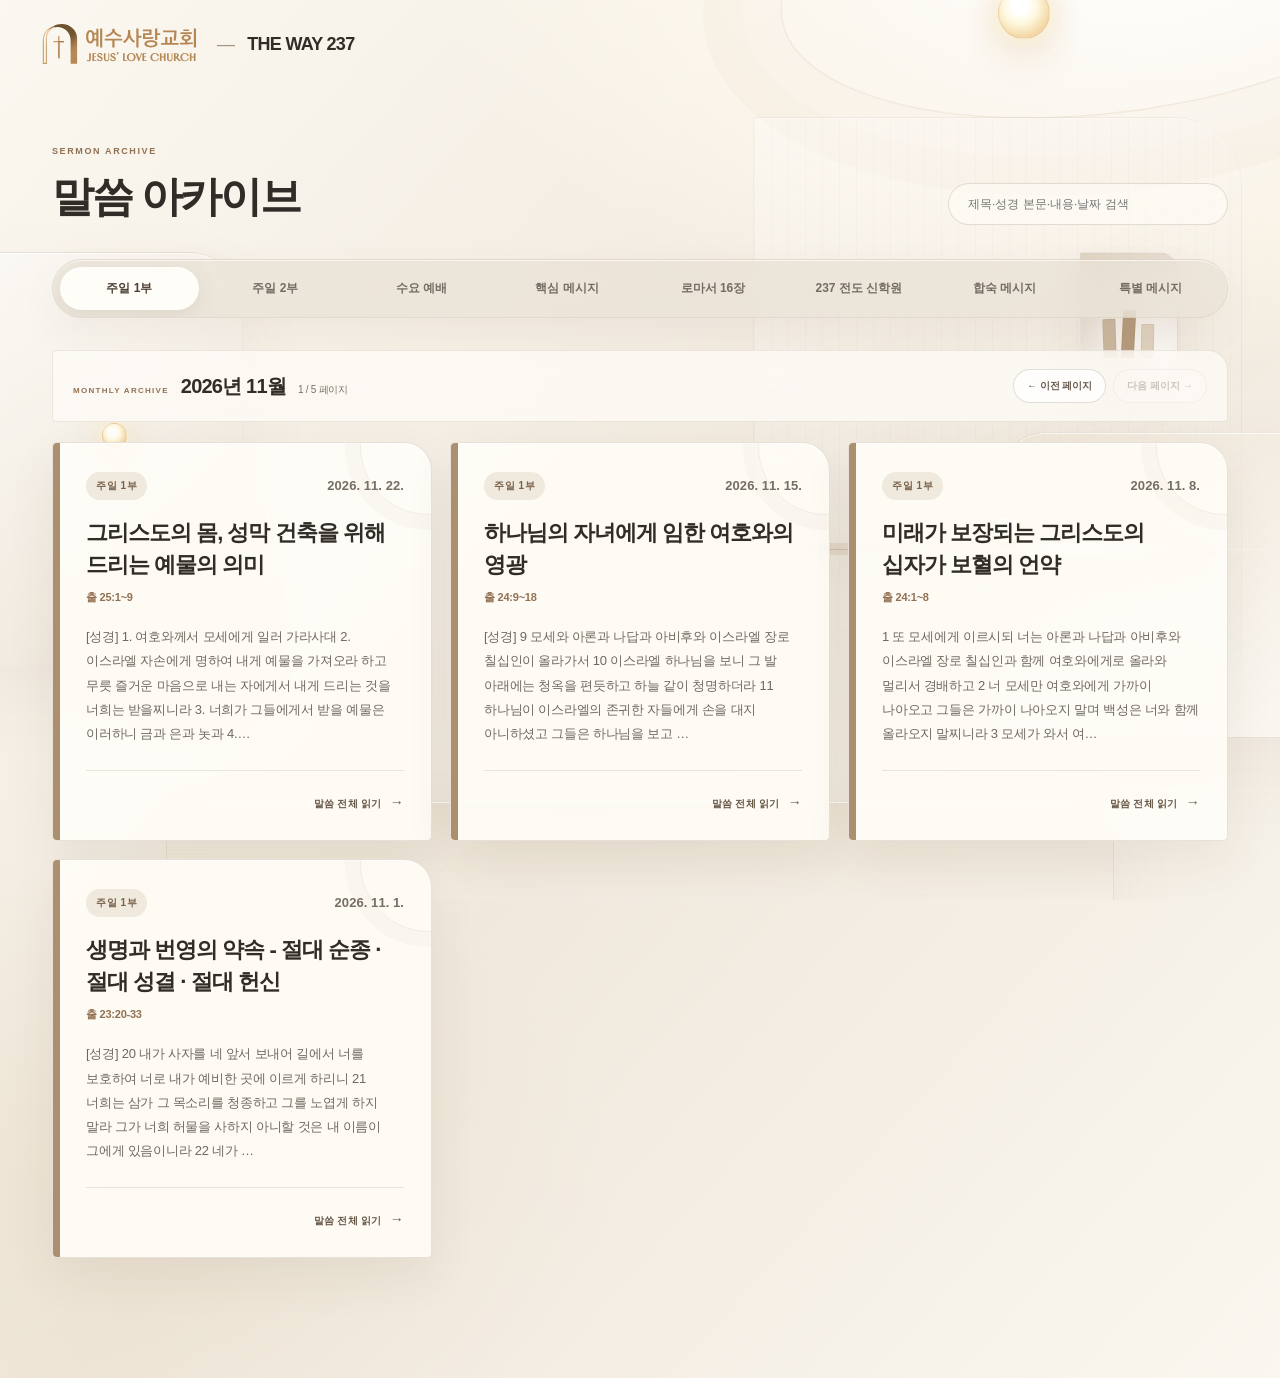
<file: index.html>
<!doctype html>
<html lang="ko">
<head>
  <meta charset="utf-8">
  <meta name="viewport" content="width=device-width,initial-scale=1,viewport-fit=cover">
  <meta http-equiv="Cache-Control" content="no-cache, no-store, must-revalidate">
  <meta name="robots" content="noindex,nofollow,noarchive">
  <title>Jesus' Love Church - THE WAY 237</title>
  <link rel="stylesheet" href="./styles.css?v=text-share-card-align-1">
</head>
<body>
  <main class="site-shell">
    <div class="ambient-architecture" aria-hidden="true">
      <span class="ambient-plane ambient-plane-left"></span><span class="ambient-plane ambient-plane-right"></span><span class="ambient-plane ambient-plane-base"></span>
      <span class="ambient-shelf"></span><span class="ambient-niche"><i></i><i></i><i></i></span>
      <span class="ambient-orb ambient-orb-top"></span><span class="ambient-orb ambient-orb-middle"></span><span class="ambient-orb ambient-orb-low"></span>
    </div>
    <header class="topbar">
      <a class="brand" href="./" aria-label="Jesus' Love Church - THE WAY 237 홈"><img class="brand-logo" src="./jxlogo.svg" alt="Jesus' Love Church"><span class="brand-dash">—</span><span>THE WAY 237</span></a>
    </header>
    <section class="archive" aria-labelledby="archive-title">
      <div class="section-head"><div><span class="section-kicker">Sermon Archive</span><h1 id="archive-title">말씀 아카이브</h1></div><input id="search" class="search" type="search" placeholder="제목·성경 본문·내용·날짜 검색" aria-label="말씀 검색"></div>
      <div id="tabs" class="tabs" role="tablist" aria-label="예배 분류"></div>
      <fieldset id="detail-filters" class="detail-filters is-hidden"><legend id="detail-filter-title"></legend><div id="detail-filter-options"></div></fieldset>
      <div id="month-pagination" class="month-pagination" aria-label="월별 말씀 페이지"></div>
      <div id="cards" class="cards month-page month-page-next" aria-live="polite"></div>
    </section>
    <div id="modal-backdrop" class="modal-backdrop is-hidden" role="presentation">
      <section class="modal" role="dialog" aria-modal="true" aria-labelledby="sermon-title">
        <div class="modal-head"><div class="modal-head-top"><span class="badge">전체 녹취록</span><div class="modal-actions"><button id="share-sermon" class="quiet-btn share-btn" type="button" aria-label="이 말씀 공유하기">공유</button><a id="print-link" class="quiet-btn" target="_blank">PDF · 인쇄</a><button id="close-modal" class="quiet-btn" type="button">닫기</button></div></div><p id="share-notice" class="share-notice" role="status"></p><div class="transcript-search-bar" role="search"><input id="transcript-search" type="search" placeholder="녹취록 본문에서 검색" aria-label="녹취록 본문에서 검색"><span id="transcript-search-count" class="transcript-search-count" aria-live="polite"></span><button id="transcript-search-prev" type="button" aria-label="이전 검색 결과">↑</button><button id="transcript-search-next" type="button" aria-label="다음 검색 결과">↓</button></div></div>
        <div class="modal-body"><div class="modal-meta-row"><div id="modal-meta" class="modal-meta"></div><div class="font-size-controls" aria-label="본문 글자 크기 조절"><button id="font-smaller" type="button" aria-label="본문 글자 작게">−</button><output id="font-size-value" aria-live="polite">16px</output><button id="font-larger" type="button" aria-label="본문 글자 크게">＋</button></div></div><h2 id="sermon-title"></h2><p id="modal-passage" class="modal-passage"></p>
          <div class="annotation-panel"><div class="annotation-toolbar" role="toolbar" aria-label="녹취록 표시 도구">
            <button class="annotation-btn annotation-highlight" data-command="hiliteColor" aria-label="형광펜"><span class="annotation-icon">🖍</span><span class="annotation-label">형광펜</span><span class="annotation-mobile-label">형광</span></button>
            <button class="annotation-btn annotation-bold" data-command="bold" aria-label="굵게"><span class="annotation-icon">B</span><span class="annotation-label">굵게</span><span class="annotation-mobile-label">굵게</span></button>
            <button class="annotation-btn annotation-underline" data-command="underline" aria-label="밑줄"><span class="annotation-icon">U</span><span class="annotation-label">밑줄</span><span class="annotation-mobile-label">밑줄</span></button>
            <button class="annotation-btn" data-command="removeFormat" aria-label="선택 효과 지우기"><span class="annotation-icon">⌫</span><span class="annotation-label">선택 효과 지우기</span><span class="annotation-mobile-label">지우기</span></button>
            <button id="clear-effects" class="annotation-btn annotation-clear" aria-label="전체 효과 지우기"><span class="annotation-icon">↺</span><span class="annotation-label">전체 효과 지우기</span><span class="annotation-mobile-label">전체삭제</span></button>
          </div><p id="annotation-guide" class="annotation-guide" aria-live="polite">문장을 드래그해 선택한 뒤 원하는 효과를 누르세요.<span> 표시는 이 기기에만 저장되며 PDF에는 나오지 않습니다.</span></p></div>
          <div id="transcript" class="transcript annotated-transcript" contenteditable="true" role="document" aria-label="개인 표시가 가능한 전체 녹취록"></div>
        </div>
      </section>
    </div>
  </main>
  <script src="./app.js?v=text-share-card-align-1" defer></script>
</body></html>
</file>
<file: styles.css>
:root {
  --ink: #302c27;
  --muted: #777066;
  --ivory: #f7f3ea;
  --paper: #fffdf8;
  --stone: #e8e0d3;
  --taupe: #a38d72;
  --bronze: #927052;
  --deep: #51483d;
  --line: rgba(100, 84, 65, .18);
  --shadow: 0 24px 70px rgba(76, 60, 42, .12);
}

* { box-sizing: border-box; }
html {
  width: 100%;
  max-width: 100%;
  scroll-behavior: smooth;
  overflow-x: hidden;
  overflow-x: clip;
  overscroll-behavior-x: none;
}
body {
  width: 100%;
  max-width: 100%;
  margin: 0;
  background: var(--ivory);
  color: var(--ink);
  font-family: Pretendard, "SUIT", "Apple SD Gothic Neo", "Noto Sans KR", Arial, sans-serif;
  -webkit-font-smoothing: antialiased;
  letter-spacing: -.015em;
  overflow-x: hidden;
  overflow-x: clip;
  overscroll-behavior-x: none;
}
button, input, textarea, select { font: inherit; }
button, a { -webkit-tap-highlight-color: transparent; }

.site-shell {
  width: 100%;
  max-width: 100%;
  min-height: 100vh;
  background:
    radial-gradient(ellipse 58% 33% at 68% -4%, rgba(255,255,255,.98) 0%, rgba(255,250,239,.62) 50%, transparent 74%),
    radial-gradient(ellipse 42% 28% at 8% 68%, rgba(224,207,180,.28), transparent 72%),
    linear-gradient(132deg, #fbf8f1 0%, #f0e8dc 52%, #faf7f0 100%);
  position: relative;
  overflow: hidden;
  overflow: clip;
  touch-action: pan-y;
  isolation:isolate;
  background-size: 132% 132%, 126% 126%, 100% 100%;
}
.site-shell::before { content:""; position:fixed; width:680px; height:280px; right:-180px; top:-170px; pointer-events:none; border:1px solid rgba(174,139,96,.19); border-radius:50%; box-shadow:0 0 0 38px rgba(255,255,255,.16),0 0 0 78px rgba(174,139,96,.045); transform:rotate(-8deg); z-index:0; }
.site-shell::after { content:""; position:fixed; width:70vw; height:155vh; left:-78vw; top:-28vh; pointer-events:none; opacity:.22; background:linear-gradient(108deg,transparent 10%,rgba(255,255,255,.04) 30%,rgba(255,253,244,.52) 48%,rgba(255,255,255,.09) 59%,transparent 79%); transform:rotate(8deg); z-index:0; }
.ambient-architecture { position:fixed; inset:0; z-index:0; pointer-events:none; overflow:hidden; }
.ambient-architecture::before { content:""; position:absolute; width:min(38vw,560px); height:68vh; right:3vw; top:13vh; opacity:.5; border:1px solid rgba(123,99,70,.1); border-radius:2px 68px 3px 3px; background:repeating-linear-gradient(90deg,rgba(143,119,88,.065) 0 1px,transparent 1px 17px),linear-gradient(155deg,rgba(255,255,255,.65),rgba(221,205,181,.25)); box-shadow:inset 0 1px rgba(255,255,255,.8),0 42px 100px rgba(107,81,48,.07); mask-image:linear-gradient(to bottom,black 0 76%,transparent); }
.ambient-architecture::after { content:""; position:absolute; width:46vw; height:1px; right:-3vw; top:61vh; background:linear-gradient(90deg,transparent,rgba(112,89,63,.2) 18%,rgba(255,255,255,.9) 62%,transparent); box-shadow:0 12px 32px rgba(117,88,52,.1); }
.ambient-plane { position:absolute; display:block; border:1px solid rgba(118,93,64,.09); box-shadow:inset 0 1px rgba(255,255,255,.75),0 28px 80px rgba(106,79,46,.055); }
.ambient-plane-left { width:32vw; height:46vh; left:-13vw; top:28vh; border-radius:0 54px 5px 0; background:linear-gradient(145deg,rgba(255,255,255,.62),rgba(217,199,175,.25)); }
.ambient-plane-right { width:31vw; height:34vh; right:-9vw; top:48vh; border-radius:48px 0 0 4px; background:linear-gradient(145deg,rgba(236,224,205,.45),rgba(255,255,255,.58)); }
.ambient-plane-base { width:74vw; height:23vh; left:13vw; bottom:-12vh; border-radius:42px 42px 0 0; background:linear-gradient(180deg,rgba(228,213,191,.36),rgba(255,255,255,.48)); }
.ambient-shelf { position:absolute; right:5vw; top:60.3vh; width:31vw; height:12px; border-radius:1px; background:linear-gradient(90deg,rgba(199,178,148,.36),rgba(255,255,255,.8) 65%,rgba(183,158,126,.2)); box-shadow:0 13px 32px rgba(116,84,47,.09); }
.ambient-niche { position:absolute; right:8vw; top:28vh; width:98px; height:124px; padding:17px 14px; display:flex; align-items:flex-end; justify-content:center; gap:6px; border:1px solid rgba(112,88,60,.1); border-radius:2px 20px 2px 2px; background:linear-gradient(155deg,rgba(197,177,149,.3),rgba(255,255,255,.72)); box-shadow:inset 12px 14px 28px rgba(111,80,42,.08),0 20px 45px rgba(106,79,47,.07); }
.ambient-niche i { width:13px; height:39px; border-radius:1px; background:#c9b79e; box-shadow:inset 0 0 0 1px rgba(103,77,46,.08); transform:rotate(-2deg); }
.ambient-niche i:nth-child(2) { height:48px; background:#b59b7d; transform:rotate(3deg); }
.ambient-niche i:nth-child(3) { height:34px; background:#ddd0bd; transform:rotate(1deg); }
.ambient-orb { position:absolute; display:block; width:33px; height:33px; border-radius:50%; background:radial-gradient(circle at 42% 37%,#fff 0 18%,#fff8dd 40%,#f2d39c 72%,rgba(207,158,93,.32) 100%); border:1px solid rgba(188,143,83,.22); box-shadow:0 0 12px rgba(255,245,208,.95),0 0 34px rgba(231,190,125,.46),0 20px 48px rgba(169,119,55,.13); opacity:.9; }
.ambient-orb-top { width:52px; height:52px; right:18vw; top:-13px; animation-delay:-2s; }
.ambient-orb-middle { right:20vw; top:57.2vh; }
.ambient-orb-low { width:25px; height:25px; left:8vw; top:47vh; animation-delay:-4s; }

.topbar { max-width: 1260px; margin:auto; height:88px; padding:0 30px; display:flex; justify-content:space-between; align-items:center; position:relative; z-index:3; }
.brand { display:inline-flex; align-items:center; gap:13px; color:var(--ink); text-decoration:none; font-size:18px; font-weight:700; letter-spacing:-.04em; }
.brand-dash { color:#a79580; font-weight:400; }
.brand-logo { display:block; width:164px; height:auto; flex:0 0 auto; }
.brand-mark { width:38px; height:38px; border:1px solid rgba(81,72,61,.35); border-radius:50%; display:grid; place-items:center; font-size:14px; font-weight:600; background:rgba(255,253,248,.48); backdrop-filter:blur(8px); }
.admin-link { color:#71695f; text-decoration:none; font-size:12px; font-weight:600; letter-spacing:.05em; padding:8px 2px; border-bottom:1px solid transparent; }
.admin-link:hover { color:var(--ink); border-color:var(--taupe); }

.eyebrow { margin:0 0 25px; color:#f0dabb; text-transform:uppercase; letter-spacing:.2em; font-size:10px; font-weight:700; }

.archive { max-width:1200px; margin:58px auto 0; padding:0 12px 120px; position:relative; z-index:2; }
.section-head { display:flex; align-items:flex-end; justify-content:space-between; gap:36px; margin-bottom:34px; }
.section-kicker { display:block; color:var(--bronze); text-transform:uppercase; letter-spacing:.18em; font-size:9px; font-weight:700; margin-bottom:13px; }
.section-head h1 { margin:0; font-size:42px; font-weight:650; letter-spacing:-.055em; }
.section-head p { margin:12px 0 0; color:var(--muted); font-size:14px; }
.search { width:280px; background:rgba(255,253,248,.55); border:1px solid var(--line); border-radius:100px; padding:13px 19px; outline:none; color:var(--ink); font-size:12px; transition:.2s; }
.search:focus { background:var(--paper); border-color:rgba(146,112,82,.55); box-shadow:0 0 0 4px rgba(146,112,82,.08); }
.search-highlight { background:#fff18a; color:inherit; border-radius:3px; padding:0 .08em; box-decoration-break:clone; -webkit-box-decoration-break:clone; box-shadow:0 0 0 2px rgba(255,241,138,.38); }

.tabs { display:flex; gap:7px; padding:7px; background:rgba(232,224,211,.68); border:1px solid rgba(130,108,82,.1); border-radius:100px; overflow-x:auto; scrollbar-width:none; margin-bottom:32px; backdrop-filter:blur(16px); box-shadow:0 14px 38px rgba(101,76,46,.055),inset 0 1px rgba(255,255,255,.65); }
.detail-filters { margin:-8px 0 32px; min-height:124px; padding:22px 24px 24px; border:1px solid rgba(111,91,68,.18); background:rgba(255,253,248,.78); border-radius:7px 22px 7px 7px; }
.detail-filters legend { padding:0 10px; color:#71675c; font-size:13px; line-height:1.4; font-weight:750; }
.detail-filters > div { display:flex; flex-wrap:wrap; align-items:center; gap:12px; }
.detail-filter { position:relative; cursor:pointer; }
.detail-filter input { position:absolute; opacity:0; pointer-events:none; }
.detail-filter span { display:inline-flex; align-items:center; justify-content:center; min-height:44px; border:1px solid transparent; border-radius:100px; padding:11px 18px; font-size:13px; line-height:1.2; font-weight:750; color:#5d5247; background:#eee7dc; }
.detail-badge { display:inline-flex; align-items:center; border:1px solid transparent; border-radius:100px; padding:7px 11px; font-size:10px; font-weight:700; color:#665a4d; background:#eee7dc; }
.detail-filter input:checked + span { outline:2px solid var(--deep); outline-offset:2px; color:var(--deep); }
.detail-badge { align-self:flex-start; margin:12px 0 0; padding:6px 10px; }
.detail-tone-1 span, .detail-badge.detail-tone-1 { background:#efe3d4; border-color:#dcc5aa; }.detail-tone-2 span, .detail-badge.detail-tone-2 { background:#e3e8dc; border-color:#c9d1bd; }.detail-tone-3 span, .detail-badge.detail-tone-3 { background:#eee0dc; border-color:#dbc1b9; }.detail-tone-4 span, .detail-badge.detail-tone-4 { background:#e2e5e4; border-color:#c5cdcb; }.detail-tone-5 span, .detail-badge.detail-tone-5 { background:#ebe2d3; border-color:#d8c6a9; }.detail-tone-6 span, .detail-badge.detail-tone-6 { background:#e6e0e8; border-color:#cec3d1; }
.tab { flex:1; min-width:max-content; border:0; background:transparent; color:#746c63; padding:13px 18px; border-radius:100px; cursor:pointer; font-size:12px; font-weight:600; transition:.2s ease; }
.tab:hover { color:var(--ink); background:rgba(255,255,255,.36); }
.tab.active { background:var(--paper); color:#4c4034; box-shadow:0 6px 22px rgba(80,64,45,.10); }

.month-pagination { margin:0 0 20px; padding:18px 20px; display:flex; align-items:center; justify-content:space-between; gap:20px; border:1px solid rgba(111,91,68,.12); border-radius:4px 20px 4px 4px; background:rgba(255,253,248,.7); backdrop-filter:blur(12px); }
.month-heading { display:flex; align-items:baseline; gap:12px; min-width:0; }
.month-heading > span { color:var(--bronze); font-size:8px; font-weight:750; letter-spacing:.16em; text-transform:uppercase; }
.month-heading strong { color:var(--ink); font-size:20px; letter-spacing:-.04em; white-space:nowrap; }
.month-heading small { color:var(--muted); font-size:10px; white-space:nowrap; }
.month-buttons { display:flex; gap:7px; }
.month-buttons button { border:1px solid var(--line); border-radius:100px; padding:9px 13px; background:rgba(255,255,255,.7); color:#675b4e; font-size:10px; font-weight:650; cursor:pointer; }
.month-buttons button:hover:not(:disabled) { background:#fff; border-color:rgba(146,112,82,.42); }
.month-buttons button:disabled { opacity:.32; cursor:default; }

.cards { display:grid; grid-template-columns:repeat(3,1fr); gap:18px; }
.month-page-next { animation:month-page-next .32s ease both; }
.month-page-previous { animation:month-page-previous .32s ease both; }
@keyframes month-page-next { from { opacity:.2; transform:translateX(18px); } to { opacity:1; transform:translateX(0); } }
@keyframes month-page-previous { from { opacity:.2; transform:translateX(-18px); } to { opacity:1; transform:translateX(0); } }
.card { min-height:320px; background:rgba(255,253,248,.9); border:1px solid rgba(111,91,68,.16); border-radius:5px 28px 5px 5px; padding:29px 27px 23px 33px; display:flex; flex-direction:column; position:relative; overflow:hidden; transition:transform .28s ease, box-shadow .28s ease, background .28s ease; box-shadow:0 18px 48px rgba(82,65,45,.075),inset 0 1px rgba(255,255,255,.8); backdrop-filter:blur(14px); }
.card::before { content:""; position:absolute; inset:0 auto 0 0; width:7px; background:#b6a186; }
.card::after { content:""; position:absolute; width:135px; height:135px; border:1px solid rgba(146,112,82,.11); border-radius:50%; right:-66px; top:-65px; box-shadow:0 0 0 15px rgba(146,112,82,.035); }
.card-sunday1::before { background:#ac8f6f; }
.card-sunday2::before { background:#888b75; }
.card-sunday3::before { background:#a77f72; }
.card-wednesday::before { background:#788c89; }
.card-core::before { background:#8b765d; }
.card:hover { transform:translateY(-5px); background:#fffefa; box-shadow:0 24px 55px rgba(79,61,41,.12); }
.card-top { display:flex; align-items:center; justify-content:space-between; gap:12px; position:relative; z-index:1; }
.card-number, .date { color:#989087; font-size:9px; font-weight:600; letter-spacing:.11em; text-transform:uppercase; }
.badge { align-self:flex-start; display:inline-flex; margin-top:0; color:#796149; font-size:10px; font-weight:700; letter-spacing:.06em; padding:7px 10px; background:#f0e9de; border-radius:100px; }
.card-meta { display:flex; align-items:center; justify-content:space-between; gap:12px; position:relative; z-index:1; }
.card-date { color:#766d63; font-size:13px; font-weight:720; line-height:1.4; letter-spacing:.005em; white-space:nowrap; }
.card-title { min-height:2.92em; margin:17px 0 9px; border:0; background:none; color:var(--ink); padding:0; text-align:left; font-size:22px; line-height:1.46; font-weight:650; letter-spacing:-.045em; cursor:pointer; word-break:keep-all; position:relative; z-index:1; }
.card-title:hover { color:#7b6045; }
.passage { margin:0; color:var(--bronze); font-size:11px; font-weight:600; }
.card-excerpt { margin:20px 0 24px; color:#6f6860; font-size:13px; line-height:1.86; word-break:keep-all; }
.card-bottom { margin-top:auto; padding-top:17px; border-top:1px solid rgba(105,88,68,.14); display:flex; align-items:center; justify-content:flex-end; color:var(--muted); font-size:11px; }
.card-read { border:0; background:none; padding:6px 0 6px 10px; color:#675747; cursor:pointer; font-size:10px; font-weight:700; letter-spacing:.03em; }
.read-arrow { display:inline-block; margin-left:5px; font-size:14px; transition:transform .2s; }
.card-read:hover .read-arrow { transform:translateX(3px); }
.empty { grid-column:1/-1; border:1px dashed rgba(118,99,75,.32); border-radius:4px 28px 4px 4px; padding:82px 20px; text-align:center; color:var(--muted); background:rgba(255,253,248,.55); }
.empty strong { display:block; color:var(--ink); font-size:20px; margin-bottom:10px; }

.modal-backdrop { position:fixed; inset:0; z-index:50; max-width:100%; overflow:hidden; overscroll-behavior:none; touch-action:pan-y; background:rgba(48,41,34,.76); padding:26px; display:grid; place-items:center; }
.modal { width:min(880px,100%); min-width:0; max-width:100%; max-height:calc(100vh - 52px); background:#fffdf8; border-radius:5px 32px 5px 5px; box-shadow:0 34px 110px rgba(27,21,16,.34); overflow-y:auto; overflow-x:hidden; overscroll-behavior-x:none; touch-action:pan-y; }
.modal-head { position:sticky; top:0; z-index:3; background:#fffdf8; border-bottom:1px solid var(--line); padding:13px 25px 12px; }
.modal-head-top { display:flex; justify-content:space-between; align-items:center; }
.modal-head .badge { margin:0; }
.modal-actions { display:flex; gap:8px; }
.share-notice { min-height:0; margin:7px 0 0; color:#6f5943; font-size:10px; line-height:1.45; text-align:right; }
.share-notice:empty { display:none; }
.transcript-search-bar { display:flex; align-items:center; gap:7px; margin-top:10px; }
.transcript-search-bar input { min-width:0; flex:1; height:38px; border:1px solid rgba(108,91,71,.22); border-radius:100px; padding:0 14px; background:#fff; color:var(--ink); outline:none; font-size:12px; }
.transcript-search-bar input:focus { border-color:rgba(146,112,82,.55); box-shadow:0 0 0 3px rgba(146,112,82,.08); }
.transcript-search-count { min-width:38px; color:#796b5d; font-size:10px; font-weight:700; text-align:center; white-space:nowrap; }
.transcript-search-bar button { flex:0 0 34px; width:34px; height:34px; border:1px solid var(--line); border-radius:50%; background:#fff; color:#625748; cursor:pointer; }
.transcript-search-bar button:hover { border-color:rgba(146,112,82,.45); background:#faf5ec; }
.quiet-btn, .primary-btn, .danger-btn { display:inline-flex; align-items:center; justify-content:center; border:1px solid var(--line); background:rgba(255,255,255,.45); padding:10px 14px; cursor:pointer; color:var(--ink); font-size:11px; font-weight:650; border-radius:100px; text-decoration:none; }
.quiet-btn:hover { background:#fff; border-color:rgba(146,112,82,.4); }
.primary-btn { background:var(--deep); color:#fff; border-color:var(--deep); }
.primary-btn:hover { background:#3e372f; }
.danger-btn { color:#9e5149; border-color:#dabfba; }
.modal-body { min-width:0; max-width:100%; padding:62px clamp(30px,8vw,96px) 90px; }
.modal-meta-row { display:flex; align-items:center; justify-content:space-between; gap:18px; }
.modal-meta { color:#6f5943; font-size:22px; font-weight:760; line-height:1.55; letter-spacing:.015em; }
.modal h2 { margin:21px 0 12px; font-size:36px; line-height:1.35; letter-spacing:-.045em; font-weight:670; word-break:keep-all; }
.modal-passage { color:var(--bronze); margin:16px 0 0; font-size:18px; line-height:1.65; font-weight:650; letter-spacing:.01em; }
.font-size-controls { flex:0 0 auto; display:flex; align-items:center; gap:6px; padding:4px; border:1px solid var(--line); border-radius:100px; background:#f6f0e7; }
.font-size-controls button { width:34px; height:34px; border:0; border-radius:50%; background:#fff; color:var(--ink); font-size:20px; line-height:1; cursor:pointer; }
.font-size-controls button:disabled { opacity:.3; cursor:default; }
.font-size-controls output { min-width:38px; color:var(--muted); font-size:10px; font-weight:750; text-align:center; }
.transcript { min-width:0; max-width:670px; margin:42px auto 0; overflow-wrap:anywhere; font-size:16px; line-height:2.05; color:#3e3a35; word-break:keep-all; font-weight:400; }
.transcript p { margin:0 0 1.55em; white-space:pre-line; }
.transcript-search-hit { padding:0 .06em; border-radius:2px; background:#fff18a; color:inherit; box-shadow:0 0 0 2px rgba(255,241,138,.3); }
.transcript-search-hit.is-current { background:#ffb95e; box-shadow:0 0 0 3px rgba(255,185,94,.3); }
.annotation-panel { position:fixed; left:50%; bottom:24px; transform:translate3d(-50%,0,0); z-index:70; width:min(760px,calc(100vw - 80px)); margin:0; padding:14px 15px 12px; border:1px solid rgba(120,99,75,.2); border-radius:5px 18px 5px 5px; background:#f5efe5; box-shadow:0 18px 48px rgba(56,41,27,.22); }
.annotation-toolbar { display:flex; flex-wrap:nowrap; gap:7px; }
.annotation-btn { flex:1 1 0; min-width:0; min-height:38px; border:1px solid rgba(107,88,66,.18); border-radius:100px; padding:8px 7px; background:#fffdf9; color:#5f554a; font-size:10px; font-weight:700; cursor:pointer; display:inline-flex; align-items:center; justify-content:center; gap:6px; white-space:nowrap; }
.annotation-btn:hover { background:#fff; border-color:rgba(146,112,82,.45); }
.annotation-icon { min-width:14px; font-size:13px; line-height:1; text-align:center; }
.annotation-label { display:none; }
.annotation-mobile-label { display:block; font-size:9px; line-height:1; white-space:nowrap; }
.annotation-highlight { background:linear-gradient(transparent 32%,#fff18a 32% 84%,transparent 84%),#fff; }
.annotation-bold { font-weight:850; }
.annotation-underline { text-decoration:underline; text-underline-offset:3px; }
.annotation-clear { color:#8b5f56; }
.annotation-guide { margin:9px 2px 0; color:#766d63; font-size:10px; line-height:1.6; }
.annotation-guide span { color:#9a8f83; }
.annotated-transcript { cursor:text; outline:none; caret-color:transparent; padding-bottom:112px; }
.annotated-transcript:focus { outline:none; }
.annotated-transcript ::selection { background:rgba(178,151,116,.28); }

.admin-page { min-height:100vh; background:radial-gradient(ellipse 52% 25% at 80% 0%,rgba(255,255,255,.95),transparent 74%),linear-gradient(135deg,#f8f4ec,#ede2d3 55%,#f8f5ee); }
.admin-wrap { max-width:1080px; margin:auto; padding:38px 24px 90px; }
.admin-nav { display:flex; justify-content:space-between; align-items:center; margin-bottom:60px; }
.admin-hero { display:flex; justify-content:space-between; align-items:flex-end; gap:30px; border-bottom:1px solid var(--line); padding-bottom:32px; }
.admin-hero h1 { margin:0; font-size:42px; font-weight:660; letter-spacing:-.055em; }
.admin-hero p { margin:12px 0 0; color:var(--muted); }
.admin-grid { display:grid; grid-template-columns:1.5fr .8fr; gap:24px; margin-top:28px; align-items:start; }
.panel { background:rgba(255,253,248,.94); border:1px solid var(--line); border-radius:4px 22px 4px 4px; padding:29px; box-shadow:0 12px 36px rgba(77,59,40,.055); }
.panel h2 { margin:0 0 7px; font-size:21px; font-weight:670; letter-spacing:-.04em; }
.panel-note { margin:0 0 25px; color:var(--muted); font-size:12px; line-height:1.65; }
.form-grid { display:grid; grid-template-columns:1fr 1fr; gap:16px; }
.field { display:flex; flex-direction:column; gap:7px; }
.field.full { grid-column:1/-1; }
.field label { color:#5f574e; font-size:11px; font-weight:700; }
.field input, .field select, .field textarea { width:100%; border:1px solid rgba(108,91,71,.23); background:rgba(255,255,255,.74); padding:12px 13px; outline:none; color:var(--ink); border-radius:3px 12px 3px 3px; }
.field input:focus, .field select:focus, .field textarea:focus { border-color:var(--taupe); box-shadow:0 0 0 3px rgba(163,141,114,.10); background:#fff; }
.field textarea { min-height:340px; resize:vertical; line-height:1.75; }
.form-actions { display:flex; justify-content:space-between; align-items:center; gap:10px; margin-top:18px; }
.form-submit-actions, .admin-item-actions { display:flex; align-items:center; gap:8px; }
.editing-panel { border-color:rgba(154,119,77,.5); box-shadow:0 0 0 3px rgba(163,141,114,.1),0 12px 36px rgba(77,59,40,.07); }
.helper { color:var(--muted); font-size:11px; }
.settings-stack { display:flex; flex-direction:column; gap:20px; }
.notice { margin:18px 0 0; padding:13px 15px; background:#eee8dc; color:#625747; font-size:11px; line-height:1.65; border-left:3px solid #ab9272; }
.notice.error, .error { background:#f6e9e5; color:#8d4942; border-color:#ba6f67; }
.admin-list { margin-top:24px; }
.admin-category-tabs { display:flex; flex-wrap:wrap; gap:7px; margin:0 0 18px; }
.admin-category-tabs button { border:1px solid var(--line); border-radius:100px; padding:9px 12px; background:#fff; color:var(--muted); font-size:10px; font-weight:700; cursor:pointer; }
.admin-category-tabs button span { display:inline-grid; min-width:18px; height:18px; margin-left:4px; padding:0 4px; place-items:center; border-radius:100px; background:#eee7dc; color:#756452; font-size:8px; }
.admin-category-tabs button.active { background:var(--deep); color:#fff; border-color:var(--deep); }
.admin-category-tabs button.active span { background:rgba(255,255,255,.16); color:#fff; }
.admin-item { display:flex; justify-content:space-between; align-items:center; gap:14px; padding:16px 0; border-top:1px solid var(--line); font-size:11px; color:var(--muted); }
.admin-item strong { display:block; color:var(--ink); font-size:14px; margin-bottom:5px; }
.admin-item-actions { flex:0 0 auto; }
.admin-empty { padding:28px 0 8px; text-align:center; }
.loading { min-height:60vh; display:grid; place-items:center; color:var(--muted); }
.signin-card { max-width:500px; margin:11vh auto; background:rgba(255,253,248,.96); padding:52px; text-align:center; border:1px solid var(--line); border-radius:5px 32px 5px 5px; box-shadow:var(--shadow); }
.signin-card .brand { margin-bottom:18px; }
.signin-card h1 { font-weight:660; font-size:34px; letter-spacing:-.05em; }
.signin-card p { color:var(--muted); line-height:1.75; margin-bottom:25px; font-size:13px; }
.signin-card .field { text-align:left; }

.print-page { max-width:794px; margin:0 auto; padding:52px 54px 80px; background:#fff; min-height:100vh; color:#111; }
.print-page #print-root { width:100%; }
.print-toolbar { display:flex; justify-content:space-between; align-items:center; border-bottom:1px solid #dedede; padding-bottom:16px; margin-bottom:50px; }
.print-toolbar-note { color:#777; font-size:12px; }
.print-header { break-after:avoid-page; }
.print-meta { margin:0; color:#333; font-size:15px; line-height:1.5; font-weight:720; letter-spacing:.01em; }
.print-title { max-width:680px; font-size:34px; line-height:1.42; letter-spacing:-.04em; margin:19px 0 0; font-weight:700; word-break:keep-all; }
.print-passage { margin:19px 0 0; color:#222; font-size:15px; line-height:1.6; font-weight:650; }
.print-content { margin-top:62px; font-size:16px; line-height:1.95; letter-spacing:-.012em; color:#111; word-break:keep-all; }
.print-paragraph { margin:0 0 1.45em; white-space:pre-line; orphans:3; widows:3; }
.print-section-label { display:block; margin:2.2em 0 .75em; font-size:17px; line-height:1.5; font-weight:800; letter-spacing:-.02em; }
.print-content .print-paragraph:first-child .print-section-label { margin-top:0; }

@media (max-width:850px) {
  .ambient-architecture::before { width:52vw; right:-5vw; opacity:.38; }
  .ambient-plane-left { width:43vw; left:-23vw; }
  .ambient-niche { right:3vw; transform:scale(.82); transform-origin:top right; }
  .ambient-shelf { right:-4vw; width:44vw; }
  .topbar { padding:0 20px; }
  .archive { margin-top:46px; padding:0 16px 90px; }
  .section-head { align-items:flex-start; flex-direction:column; }
  .search { width:100%; }
  .cards { grid-template-columns:1fr 1fr; }
  .admin-grid { grid-template-columns:1fr; }
}
@media (max-width:570px) {
  .ambient-architecture::before { width:74vw; height:54vh; right:-26vw; top:18vh; opacity:.28; }
  .ambient-plane-left { width:72vw; height:34vh; left:-49vw; top:37vh; }
  .ambient-plane-right { width:58vw; right:-35vw; top:53vh; opacity:.65; }
  .ambient-plane-base, .ambient-niche, .ambient-orb-low { display:none; }
  .ambient-shelf { width:50vw; right:-23vw; top:55vh; opacity:.6; }
  .ambient-orb-top { right:8vw; width:42px; height:42px; }
  .ambient-orb-middle { right:10vw; top:52.5vh; width:25px; height:25px; opacity:.72; }
  .topbar { height:72px; }
  .topbar .brand { gap:7px; font-size:13px; white-space:nowrap; }
  .topbar .brand-logo { width:112px; }
  .topbar .brand-dash { display:none; }
  .archive { margin-top:68px; }
  .section-head h1 { font-size:34px; }
  .month-pagination { align-items:flex-start; flex-direction:column; padding:16px; }
  .month-heading { flex-wrap:wrap; gap:6px 10px; }
  .month-heading > span { width:100%; }
  .month-buttons { width:100%; }
  .month-buttons button { flex:1; padding:10px 8px; }
  .tabs { display:grid; grid-template-columns:repeat(2,minmax(0,1fr)); width:100%; max-width:100%; overflow:hidden; border-radius:18px; gap:5px; }
  .tab { min-width:0; width:100%; padding:11px 7px; white-space:normal; line-height:1.35; }
  .detail-filters { min-height:0; margin:-2px 0 26px; padding:18px 16px 20px; }
  .detail-filters > div { gap:10px; }
  .detail-filter span { min-height:46px; padding:12px 17px; font-size:13px; }
  .cards { grid-template-columns:1fr; }
  .card { min-height:300px; }
  .modal-backdrop { padding:0; }
  .modal { max-height:100vh; height:100vh; border-radius:0; }
  .modal-head { padding:13px 15px; }
  .modal-actions { gap:5px; }
  .modal-actions .quiet-btn { padding:9px 10px; }
  .share-notice { text-align:left; }
  .transcript-search-bar { gap:5px; }
  .transcript-search-bar input { height:36px; padding:0 11px; font-size:11px; }
  .transcript-search-count { min-width:31px; font-size:9px; }
  .transcript-search-bar button { flex-basis:32px; width:32px; height:32px; }
  .modal-body { padding:42px 24px 65px; }
  .modal-meta-row { align-items:flex-start; gap:10px; }
  .modal-meta { font-size:22px; }
  .modal h2 { font-size:36px; line-height:1.35; }
  .font-size-controls { margin-top:1px; }
  .font-size-controls output { display:none; }
  .annotation-panel { left:10px; right:10px; bottom:max(10px,env(safe-area-inset-bottom)); transform:none; width:auto; padding:7px; border-radius:14px; }
  .annotation-toolbar { width:100%; gap:5px; }
  .annotation-btn { flex:1 1 20%; min-width:0; min-height:50px; padding:5px 2px; border-radius:10px; flex-direction:column; gap:3px; }
  .annotation-icon { font-size:16px; }
  .annotation-mobile-label { font-size:8px; }
  .annotation-guide { display:none; }
  .annotated-transcript { padding-bottom:92px; }
  .form-grid { grid-template-columns:1fr; }
  .field.full { grid-column:auto; }
  .form-actions { align-items:stretch; flex-direction:column; }
  .form-submit-actions { width:100%; }
  .form-submit-actions button { flex:1; }
  .admin-item { align-items:flex-start; flex-direction:column; }
  .admin-item-actions { width:100%; }
  .admin-item-actions button { flex:1; }
  .admin-hero { align-items:flex-start; flex-direction:column; }
  .signin-card { margin:7vh 14px; padding:38px 26px; }
}
@media (prefers-reduced-motion: reduce) {
  *, *::before, *::after { scroll-behavior:auto !important; animation-duration:.01ms !important; animation-iteration-count:1 !important; }
}
@media print {
  html, body { background:#fff; color:#000; }
  .print-toolbar { display:none; }
  .print-page { padding:0; max-width:none; width:auto; min-height:0; }
  .print-meta, .print-passage, .print-content { color:#000; }
  .print-title { font-size:25pt; line-height:1.38; }
  .print-meta, .print-passage { font-size:11pt; }
  .print-content { margin-top:16mm; font-size:16px; line-height:1.9; }
  .print-paragraph { margin-bottom:1.35em; }
  .print-section-label { font-size:12.5pt; }
  @page { size:A4; margin:19mm 18mm 20mm; }
}

.is-hidden { display:none !important; }
</file>
